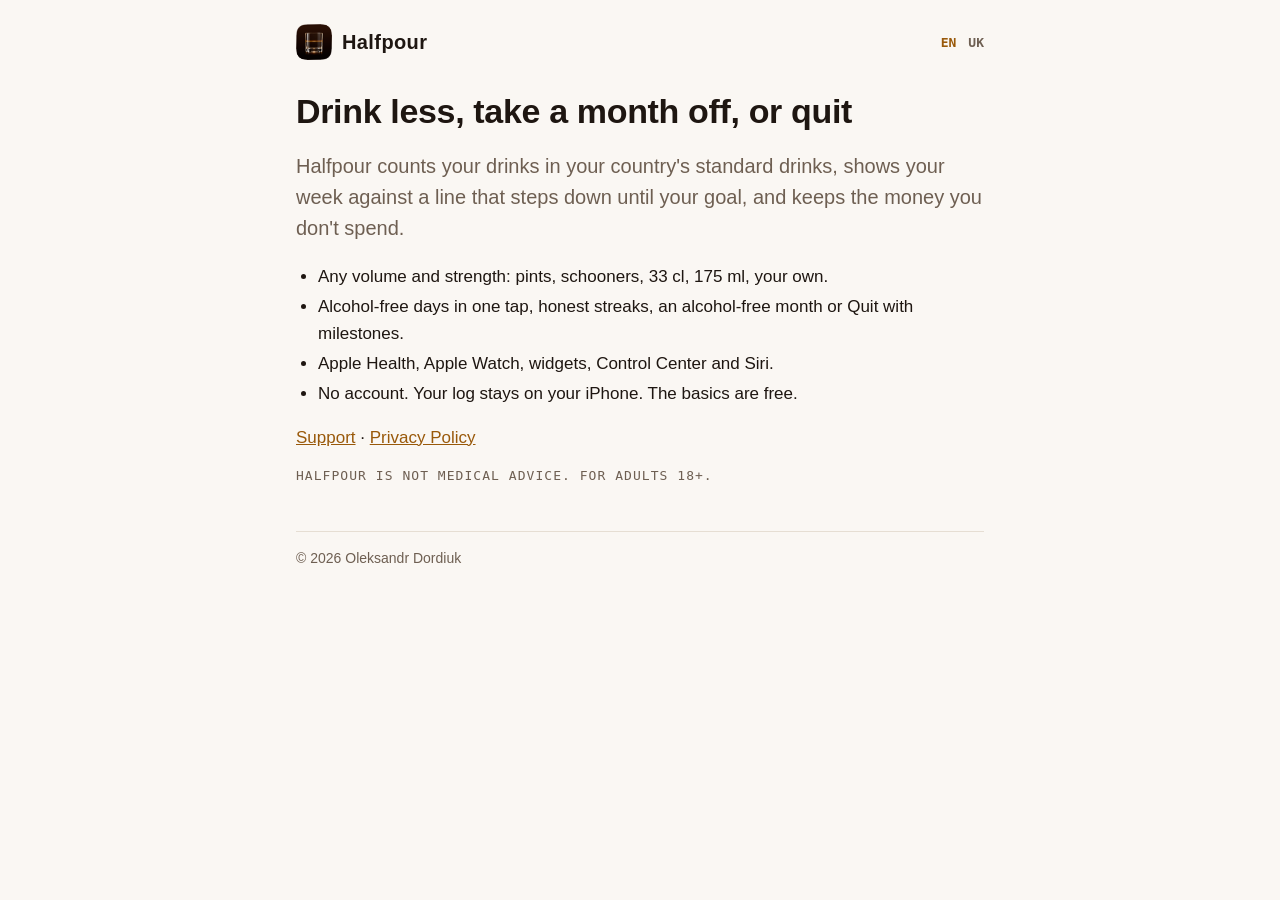
<file: index.html>
<!doctype html>
<html lang="en">
<head>
<meta charset="utf-8">
<meta name="viewport" content="width=device-width, initial-scale=1, viewport-fit=cover">
<title>Halfpour — Drink less, take a month off, or quit</title>
<meta name="description" content="Count drinks precisely in your country's standard drinks, see your week against your line, mark alcohol-free days and keep the money. No account.">
<link rel="stylesheet" href="assets/site.css">
<link rel="icon" href="assets/icon-64.png" type="image/png">
<link rel="apple-touch-icon" href="assets/apple-touch-icon.png">
</head>
<body>
<main>
<header><a class="brand" href="./"><img src="assets/icon-64.png" alt="">Halfpour</a><nav class="lang"><a href="./" aria-current="page">EN</a><a href="uk/">UK</a></nav></header>
<h1>Drink less, take a month off, or quit</h1>
<p class="lead">Halfpour counts your drinks in your country's standard drinks, shows your week against a line that steps down until your goal, and keeps the money you don't spend.</p>
<ul>
<li>Any volume and strength: pints, schooners, 33 cl, 175 ml, your own.</li>
<li>Alcohol-free days in one tap, honest streaks, an alcohol-free month or Quit with milestones.</li>
<li>Apple Health, Apple Watch, widgets, Control Center and Siri.</li>
<li>No account. Your log stays on your iPhone. The basics are free.</li>
</ul>
<p><a href="support/">Support</a> · <a href="privacy/">Privacy Policy</a></p>
<p class="meta">Halfpour is not medical advice. For adults 18+.</p>
<footer>© 2026 Oleksandr Dordiuk</footer>
</main>
</body>
</html>
</file>
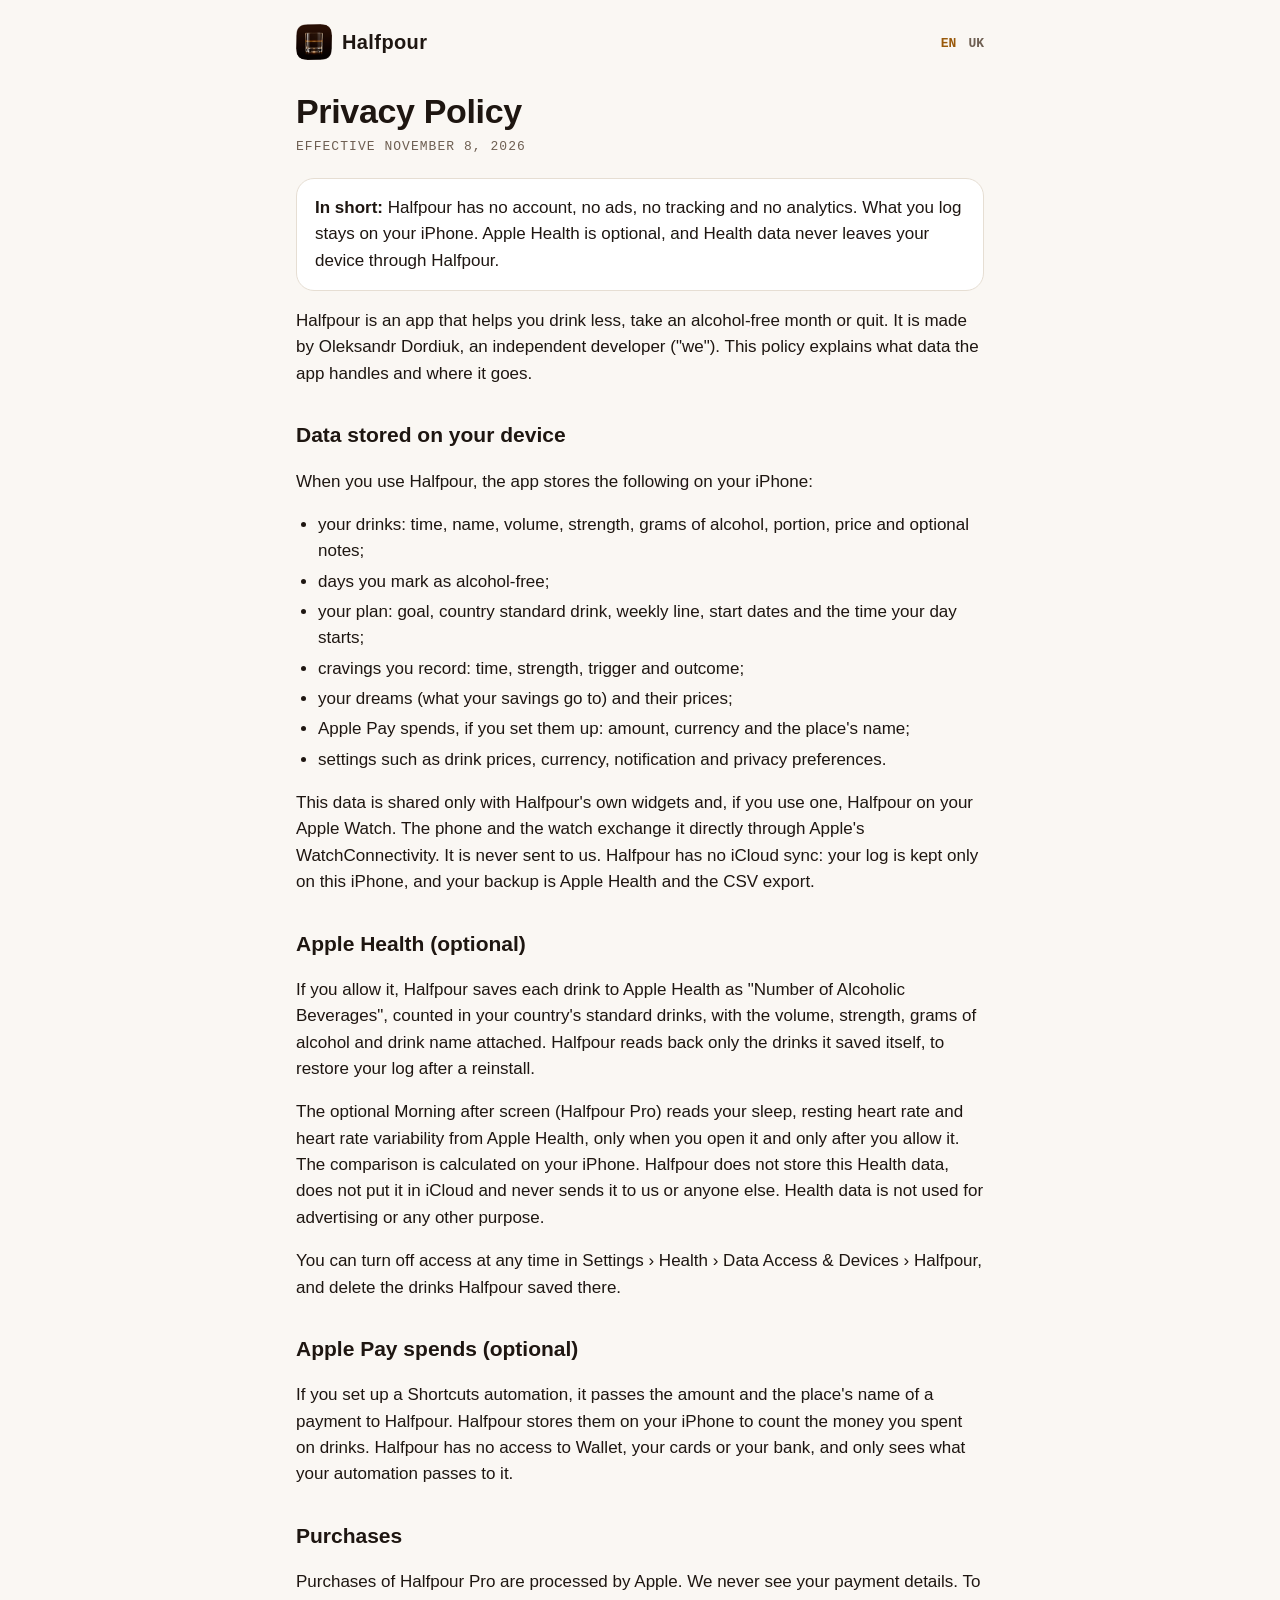
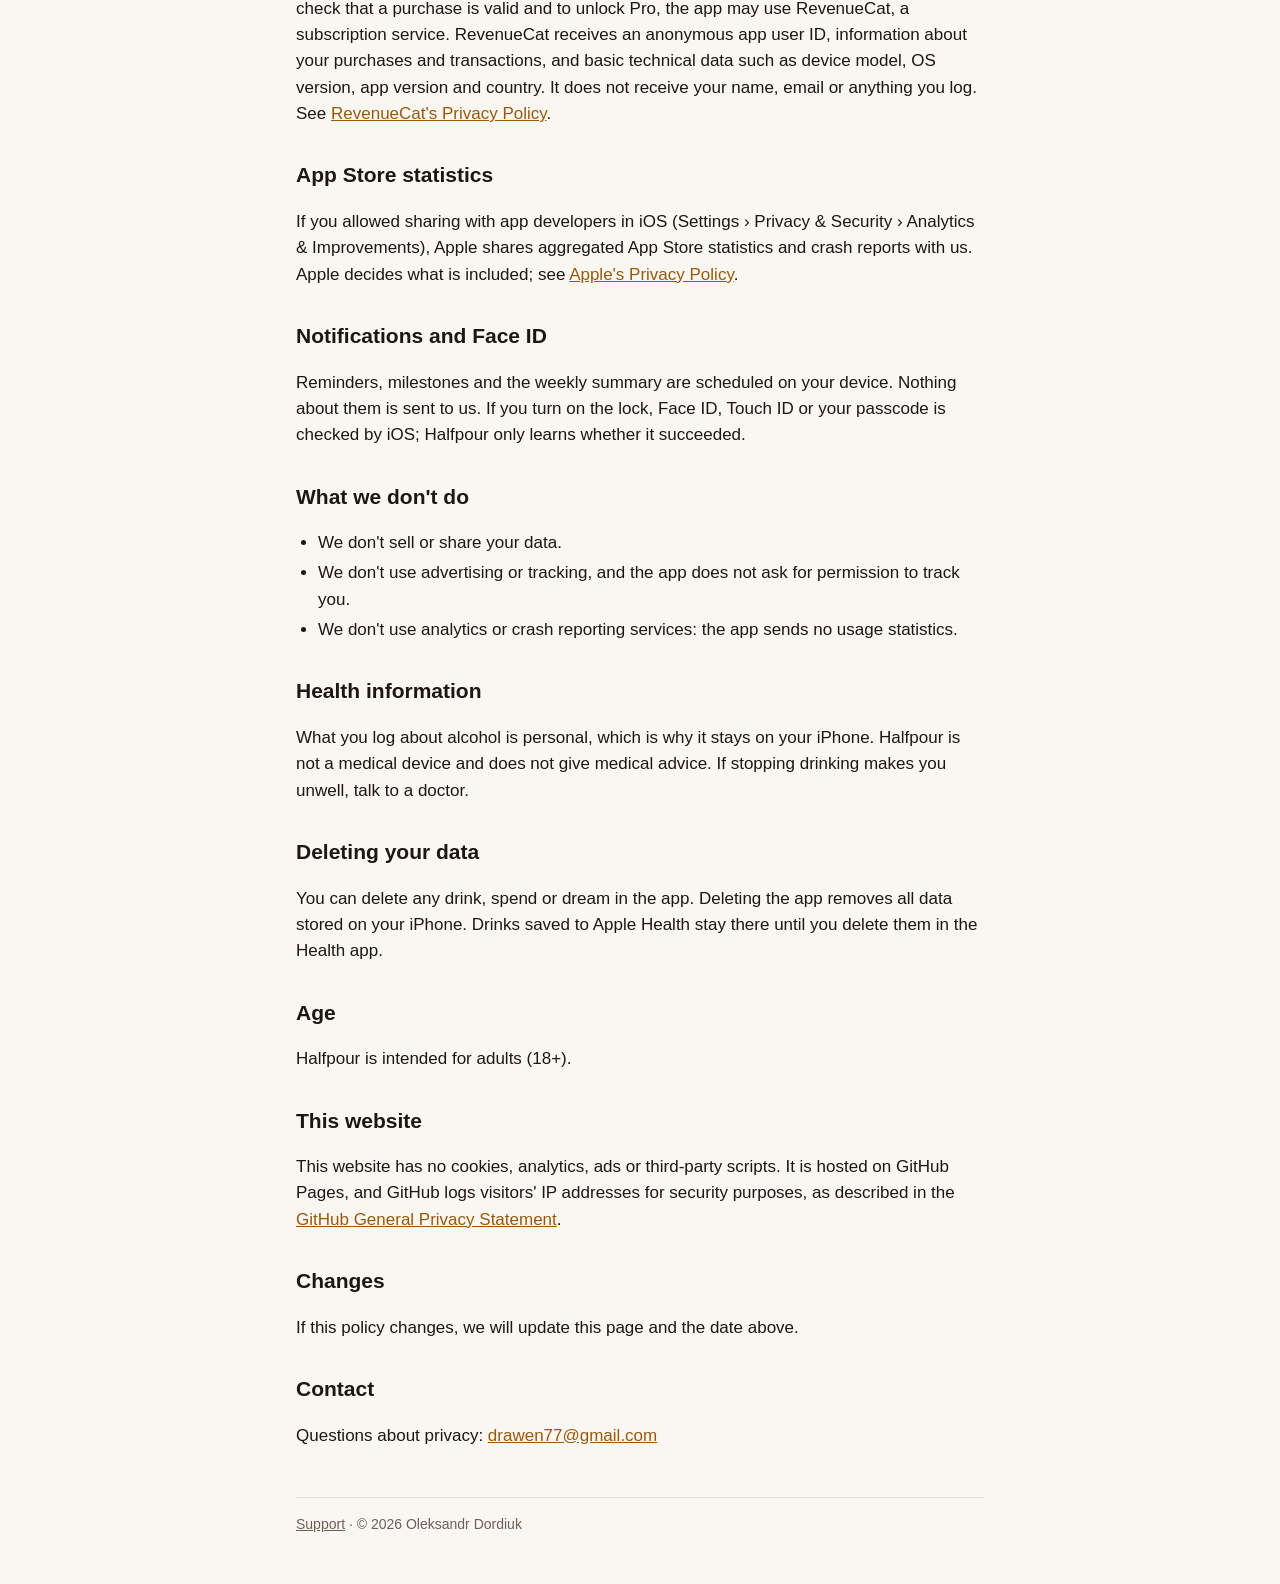
<file: privacy/index.html>
<!doctype html>
<html lang="en">
<head>
<meta charset="utf-8">
<meta name="viewport" content="width=device-width, initial-scale=1, viewport-fit=cover">
<title>Halfpour — Privacy Policy</title>
<meta name="description" content="Halfpour has no account, no ads, no tracking and no analytics. Your log stays on your iPhone.">
<link rel="stylesheet" href="../assets/site.css">
<link rel="icon" href="../assets/icon-64.png" type="image/png">
<link rel="apple-touch-icon" href="../assets/apple-touch-icon.png">
</head>
<body>
<main>
<header><a class="brand" href="../"><img src="../assets/icon-64.png" alt="">Halfpour</a><nav class="lang"><a href="./" aria-current="page">EN</a><a href="../uk/privacy/">UK</a></nav></header>
<h1>Privacy Policy</h1>
<p class="meta">Effective November 8, 2026</p>

<div class="card">
<strong>In short:</strong> Halfpour has no account, no ads, no tracking and no analytics. What you log stays on your iPhone. Apple Health is optional, and Health data never leaves your device through Halfpour.
</div>

<p>Halfpour is an app that helps you drink less, take an alcohol-free month or quit. It is made by Oleksandr Dordiuk, an independent developer ("we"). This policy explains what data the app handles and where it goes.</p>

<h2>Data stored on your device</h2>
<p>When you use Halfpour, the app stores the following on your iPhone:</p>
<ul>
<li>your drinks: time, name, volume, strength, grams of alcohol, portion, price and optional notes;</li>
<li>days you mark as alcohol-free;</li>
<li>your plan: goal, country standard drink, weekly line, start dates and the time your day starts;</li>
<li>cravings you record: time, strength, trigger and outcome;</li>
<li>your dreams (what your savings go to) and their prices;</li>
<li>Apple Pay spends, if you set them up: amount, currency and the place's name;</li>
<li>settings such as drink prices, currency, notification and privacy preferences.</li>
</ul>
<p>This data is shared only with Halfpour's own widgets and, if you use one, Halfpour on your Apple Watch. The phone and the watch exchange it directly through Apple's WatchConnectivity. It is never sent to us. Halfpour has no iCloud sync: your log is kept only on this iPhone, and your backup is Apple Health and the CSV export.</p>

<h2>Apple Health (optional)</h2>
<p>If you allow it, Halfpour saves each drink to Apple Health as "Number of Alcoholic Beverages", counted in your country's standard drinks, with the volume, strength, grams of alcohol and drink name attached. Halfpour reads back only the drinks it saved itself, to restore your log after a reinstall.</p>
<p>The optional Morning after screen (Halfpour Pro) reads your sleep, resting heart rate and heart rate variability from Apple Health, only when you open it and only after you allow it. The comparison is calculated on your iPhone. Halfpour does not store this Health data, does not put it in iCloud and never sends it to us or anyone else. Health data is not used for advertising or any other purpose.</p>
<p>You can turn off access at any time in Settings › Health › Data Access & Devices › Halfpour, and delete the drinks Halfpour saved there.</p>

<h2>Apple Pay spends (optional)</h2>
<p>If you set up a Shortcuts automation, it passes the amount and the place's name of a payment to Halfpour. Halfpour stores them on your iPhone to count the money you spent on drinks. Halfpour has no access to Wallet, your cards or your bank, and only sees what your automation passes to it.</p>

<h2>Purchases</h2>
<p>Purchases of Halfpour Pro are processed by Apple. We never see your payment details. To check that a purchase is valid and to unlock Pro, the app may use RevenueCat, a subscription service. RevenueCat receives an anonymous app user ID, information about your purchases and transactions, and basic technical data such as device model, OS version, app version and country. It does not receive your name, email or anything you log. See <a href="https://www.revenuecat.com/privacy/">RevenueCat's Privacy Policy</a>.</p>

<h2>App Store statistics</h2>
<p>If you allowed sharing with app developers in iOS (Settings › Privacy & Security › Analytics & Improvements), Apple shares aggregated App Store statistics and crash reports with us. Apple decides what is included; see <a href="https://www.apple.com/legal/privacy/">Apple's Privacy Policy</a>.</p>

<h2>Notifications and Face ID</h2>
<p>Reminders, milestones and the weekly summary are scheduled on your device. Nothing about them is sent to us. If you turn on the lock, Face ID, Touch ID or your passcode is checked by iOS; Halfpour only learns whether it succeeded.</p>

<h2>What we don't do</h2>
<ul>
<li>We don't sell or share your data.</li>
<li>We don't use advertising or tracking, and the app does not ask for permission to track you.</li>
<li>We don't use analytics or crash reporting services: the app sends no usage statistics.</li>
</ul>

<h2>Health information</h2>
<p>What you log about alcohol is personal, which is why it stays on your iPhone. Halfpour is not a medical device and does not give medical advice. If stopping drinking makes you unwell, talk to a doctor.</p>

<h2>Deleting your data</h2>
<p>You can delete any drink, spend or dream in the app. Deleting the app removes all data stored on your iPhone. Drinks saved to Apple Health stay there until you delete them in the Health app.</p>

<h2>Age</h2>
<p>Halfpour is intended for adults (18+).</p>

<h2>This website</h2>
<p>This website has no cookies, analytics, ads or third-party scripts. It is hosted on GitHub Pages, and GitHub logs visitors' IP addresses for security purposes, as described in the <a href="https://docs.github.com/en/site-policy/privacy-policies/github-general-privacy-statement">GitHub General Privacy Statement</a>.</p>

<h2>Changes</h2>
<p>If this policy changes, we will update this page and the date above.</p>

<h2>Contact</h2>
<p>Questions about privacy: <a href="mailto:drawen77@gmail.com">drawen77@gmail.com</a></p>

<footer><a href="../support/">Support</a> · © 2026 Oleksandr Dordiuk</footer>
</main>
</body>
</html>
</file>
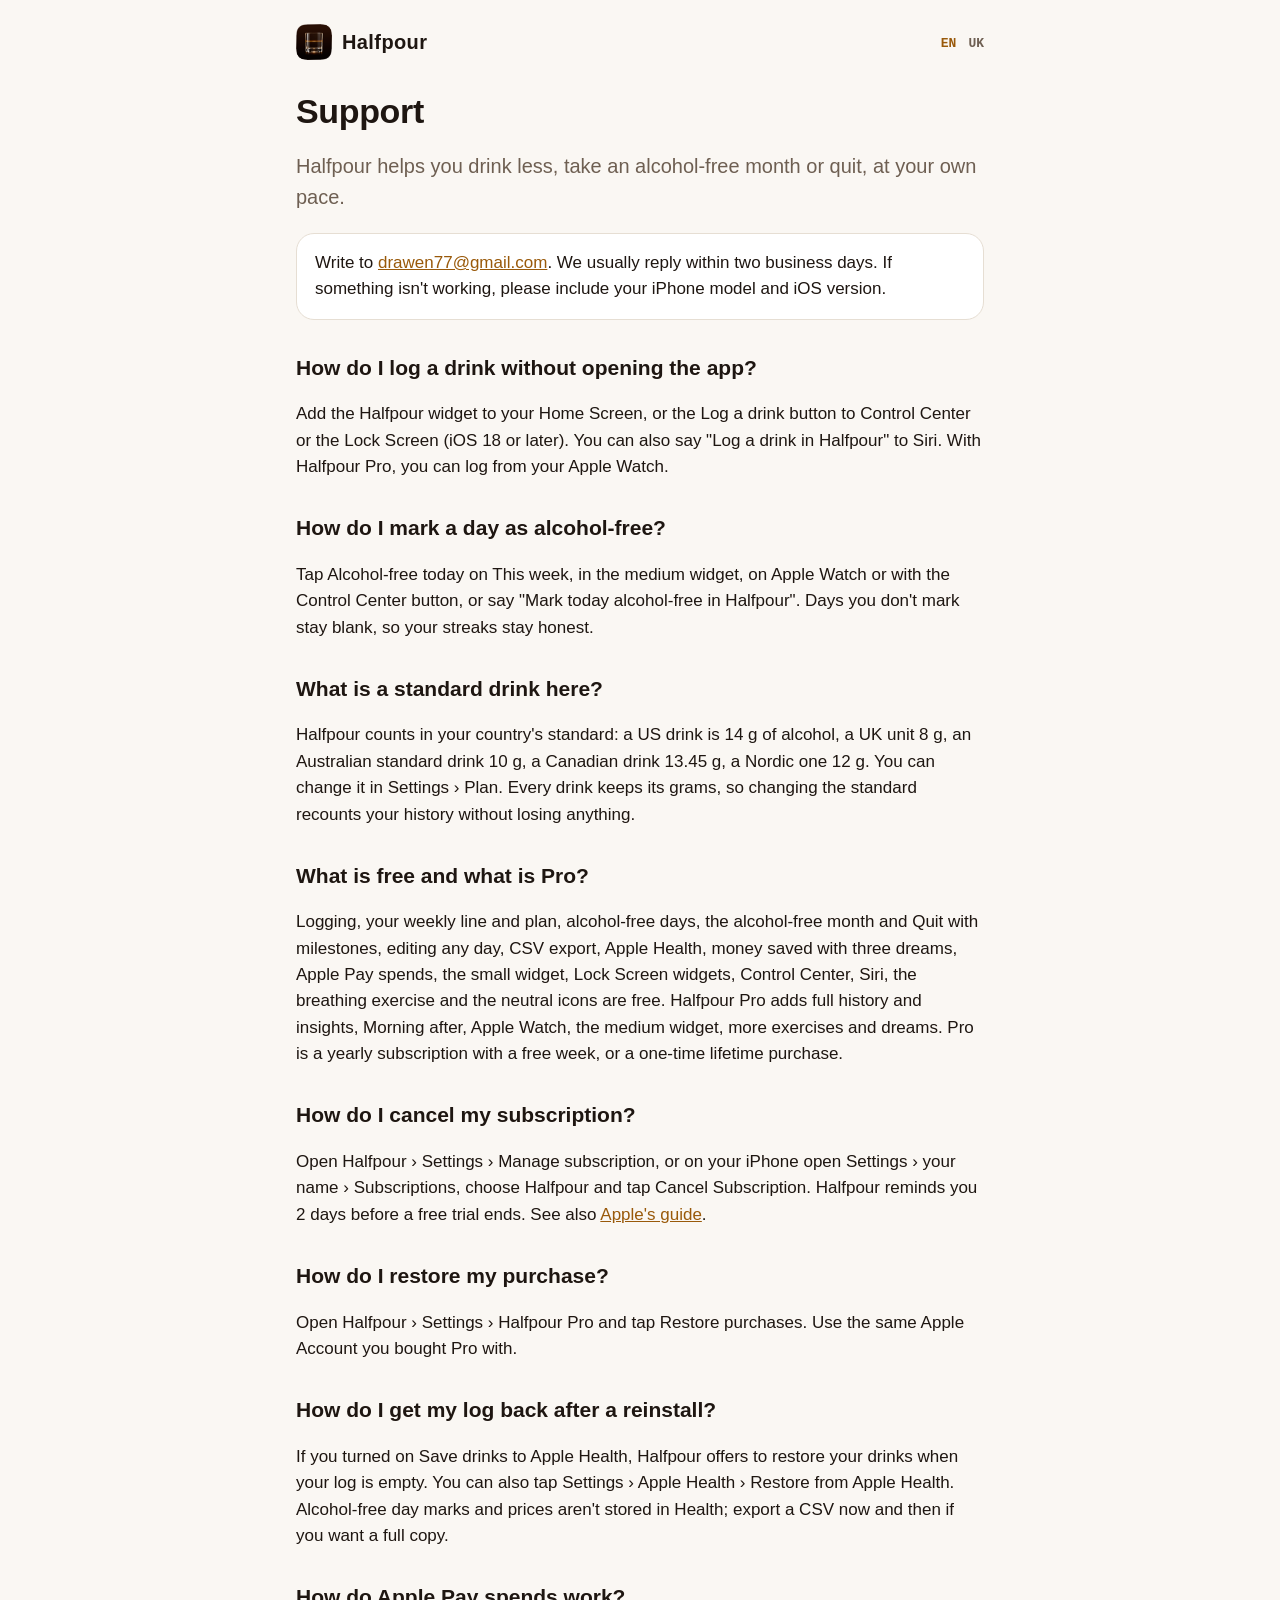
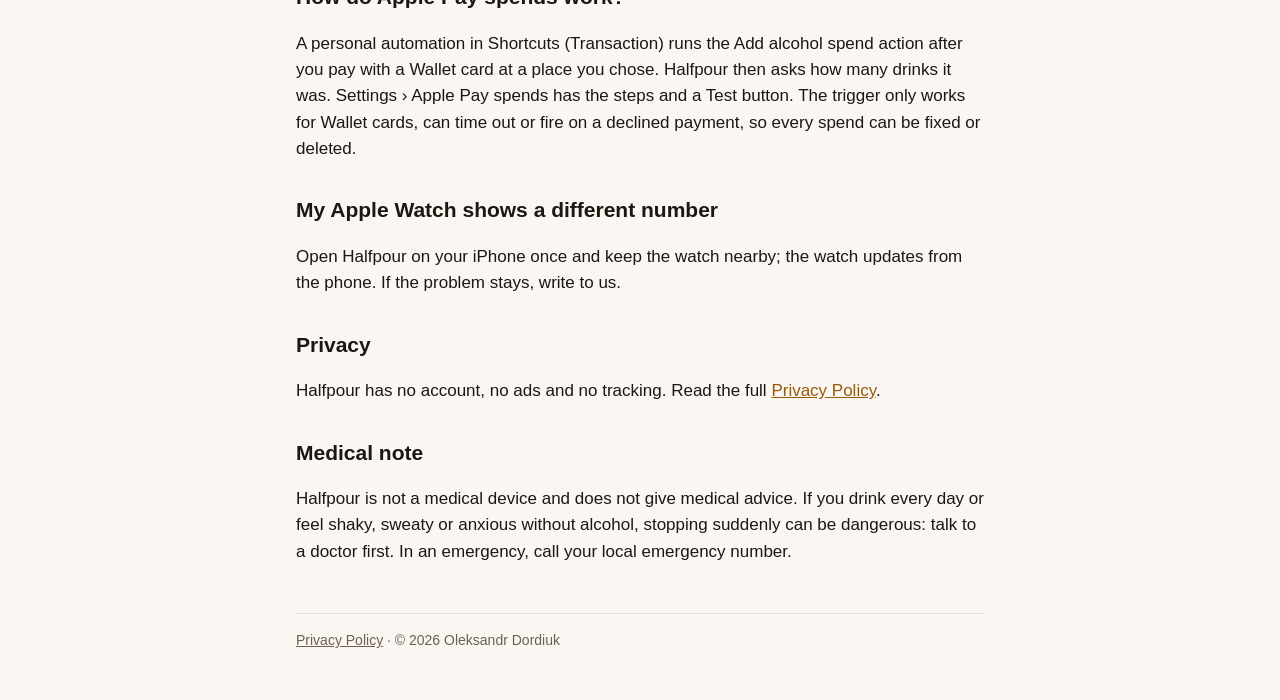
<file: support/index.html>
<!doctype html>
<html lang="en">
<head>
<meta charset="utf-8">
<meta name="viewport" content="width=device-width, initial-scale=1, viewport-fit=cover">
<title>Halfpour — Support</title>
<meta name="description" content="Help with Halfpour: logging, standard drinks, Apple Health, Apple Pay spends, Pro and subscriptions.">
<link rel="stylesheet" href="../assets/site.css">
<link rel="icon" href="../assets/icon-64.png" type="image/png">
<link rel="apple-touch-icon" href="../assets/apple-touch-icon.png">
</head>
<body>
<main>
<header><a class="brand" href="../"><img src="../assets/icon-64.png" alt="">Halfpour</a><nav class="lang"><a href="./" aria-current="page">EN</a><a href="../uk/support/">UK</a></nav></header>
<h1>Support</h1>
<p class="lead">Halfpour helps you drink less, take an alcohol-free month or quit, at your own pace.</p>

<div class="card">
Write to <a href="mailto:drawen77@gmail.com">drawen77@gmail.com</a>. We usually reply within two business days. If something isn't working, please include your iPhone model and iOS version.
</div>

<h2>How do I log a drink without opening the app?</h2>
<p>Add the Halfpour widget to your Home Screen, or the Log a drink button to Control Center or the Lock Screen (iOS 18 or later). You can also say "Log a drink in Halfpour" to Siri. With Halfpour Pro, you can log from your Apple Watch.</p>

<h2>How do I mark a day as alcohol-free?</h2>
<p>Tap Alcohol-free today on This week, in the medium widget, on Apple Watch or with the Control Center button, or say "Mark today alcohol-free in Halfpour". Days you don't mark stay blank, so your streaks stay honest.</p>

<h2>What is a standard drink here?</h2>
<p>Halfpour counts in your country's standard: a US drink is 14 g of alcohol, a UK unit 8 g, an Australian standard drink 10 g, a Canadian drink 13.45 g, a Nordic one 12 g. You can change it in Settings › Plan. Every drink keeps its grams, so changing the standard recounts your history without losing anything.</p>

<h2>What is free and what is Pro?</h2>
<p>Logging, your weekly line and plan, alcohol-free days, the alcohol-free month and Quit with milestones, editing any day, CSV export, Apple Health, money saved with three dreams, Apple Pay spends, the small widget, Lock Screen widgets, Control Center, Siri, the breathing exercise and the neutral icons are free. Halfpour Pro adds full history and insights, Morning after, Apple Watch, the medium widget, more exercises and dreams. Pro is a yearly subscription with a free week, or a one-time lifetime purchase.</p>

<h2>How do I cancel my subscription?</h2>
<p>Open Halfpour › Settings › Manage subscription, or on your iPhone open Settings › your name › Subscriptions, choose Halfpour and tap Cancel Subscription. Halfpour reminds you 2 days before a free trial ends. See also <a href="https://support.apple.com/118428">Apple's guide</a>.</p>

<h2>How do I restore my purchase?</h2>
<p>Open Halfpour › Settings › Halfpour Pro and tap Restore purchases. Use the same Apple Account you bought Pro with.</p>

<h2>How do I get my log back after a reinstall?</h2>
<p>If you turned on Save drinks to Apple Health, Halfpour offers to restore your drinks when your log is empty. You can also tap Settings › Apple Health › Restore from Apple Health. Alcohol-free day marks and prices aren't stored in Health; export a CSV now and then if you want a full copy.</p>

<h2>How do Apple Pay spends work?</h2>
<p>A personal automation in Shortcuts (Transaction) runs the Add alcohol spend action after you pay with a Wallet card at a place you chose. Halfpour then asks how many drinks it was. Settings › Apple Pay spends has the steps and a Test button. The trigger only works for Wallet cards, can time out or fire on a declined payment, so every spend can be fixed or deleted.</p>

<h2>My Apple Watch shows a different number</h2>
<p>Open Halfpour on your iPhone once and keep the watch nearby; the watch updates from the phone. If the problem stays, write to us.</p>

<h2>Privacy</h2>
<p>Halfpour has no account, no ads and no tracking. Read the full <a href="../privacy/">Privacy Policy</a>.</p>

<h2>Medical note</h2>
<p>Halfpour is not a medical device and does not give medical advice. If you drink every day or feel shaky, sweaty or anxious without alcohol, stopping suddenly can be dangerous: talk to a doctor first. In an emergency, call your local emergency number.</p>

<footer><a href="../privacy/">Privacy Policy</a> · © 2026 Oleksandr Dordiuk</footer>
</main>
</body>
</html>
</file>
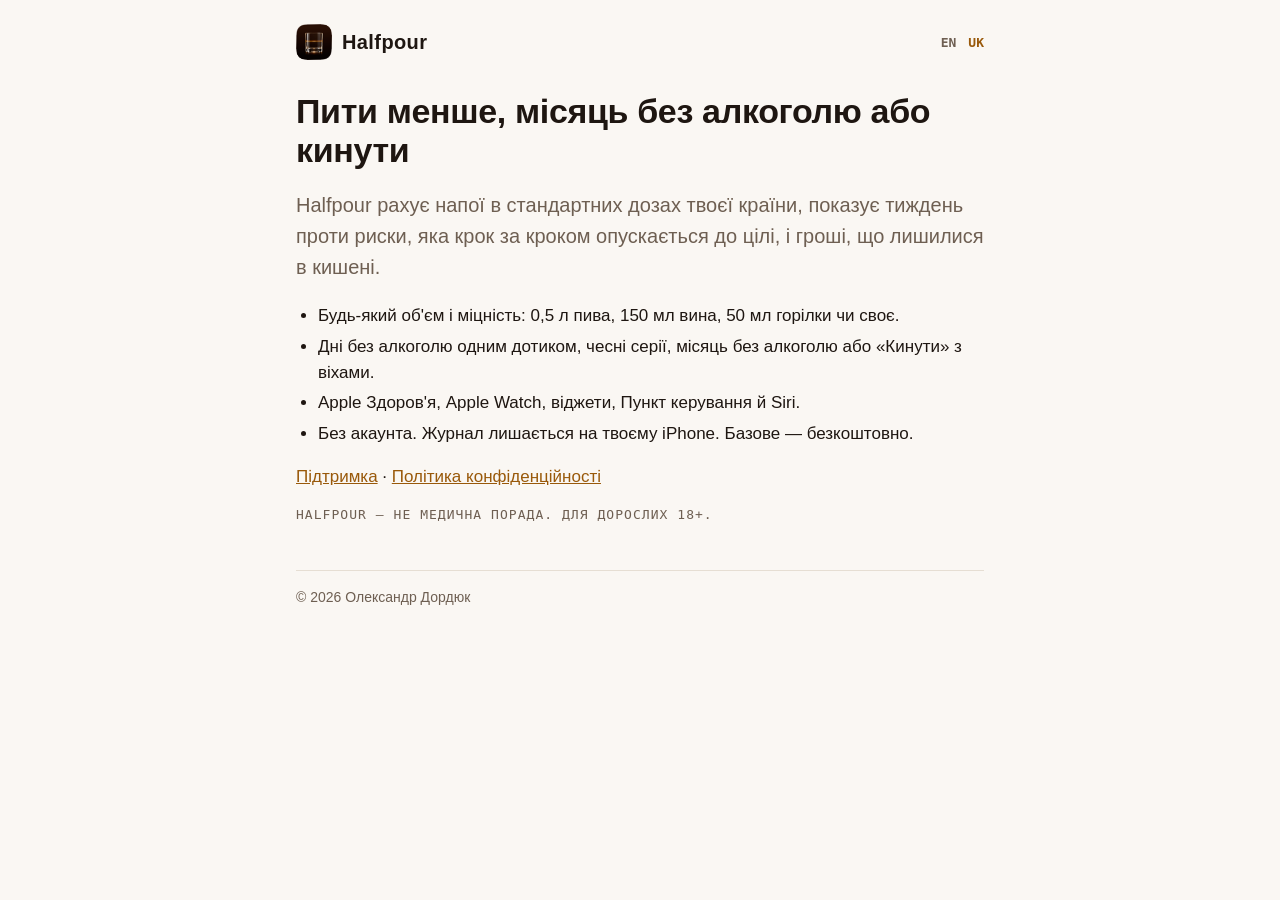
<file: uk/index.html>
<!doctype html>
<html lang="uk">
<head>
<meta charset="utf-8">
<meta name="viewport" content="width=device-width, initial-scale=1, viewport-fit=cover">
<title>Halfpour — пити менше, місяць без алкоголю або кинути</title>
<meta name="description" content="Точний облік напоїв у стандартних дозах твоєї країни, тиждень проти риски, дні без алкоголю й зекономлені гроші. Без акаунта.">
<link rel="stylesheet" href="../assets/site.css">
<link rel="icon" href="../assets/icon-64.png" type="image/png">
<link rel="apple-touch-icon" href="../assets/apple-touch-icon.png">
</head>
<body>
<main>
<header><a class="brand" href="./"><img src="../assets/icon-64.png" alt="">Halfpour</a><nav class="lang"><a href="../">EN</a><a href="./" aria-current="page">UK</a></nav></header>
<h1>Пити менше, місяць без алкоголю або кинути</h1>
<p class="lead">Halfpour рахує напої в стандартних дозах твоєї країни, показує тиждень проти риски, яка крок за кроком опускається до цілі, і гроші, що лишилися в кишені.</p>
<ul>
<li>Будь-який об'єм і міцність: 0,5 л пива, 150 мл вина, 50 мл горілки чи своє.</li>
<li>Дні без алкоголю одним дотиком, чесні серії, місяць без алкоголю або «Кинути» з віхами.</li>
<li>Apple Здоров'я, Apple Watch, віджети, Пункт керування й Siri.</li>
<li>Без акаунта. Журнал лишається на твоєму iPhone. Базове — безкоштовно.</li>
</ul>
<p><a href="support/">Підтримка</a> · <a href="privacy/">Політика конфіденційності</a></p>
<p class="meta">Halfpour — не медична порада. Для дорослих 18+.</p>
<footer>© 2026 Олександр Дордюк</footer>
</main>
</body>
</html>
</file>
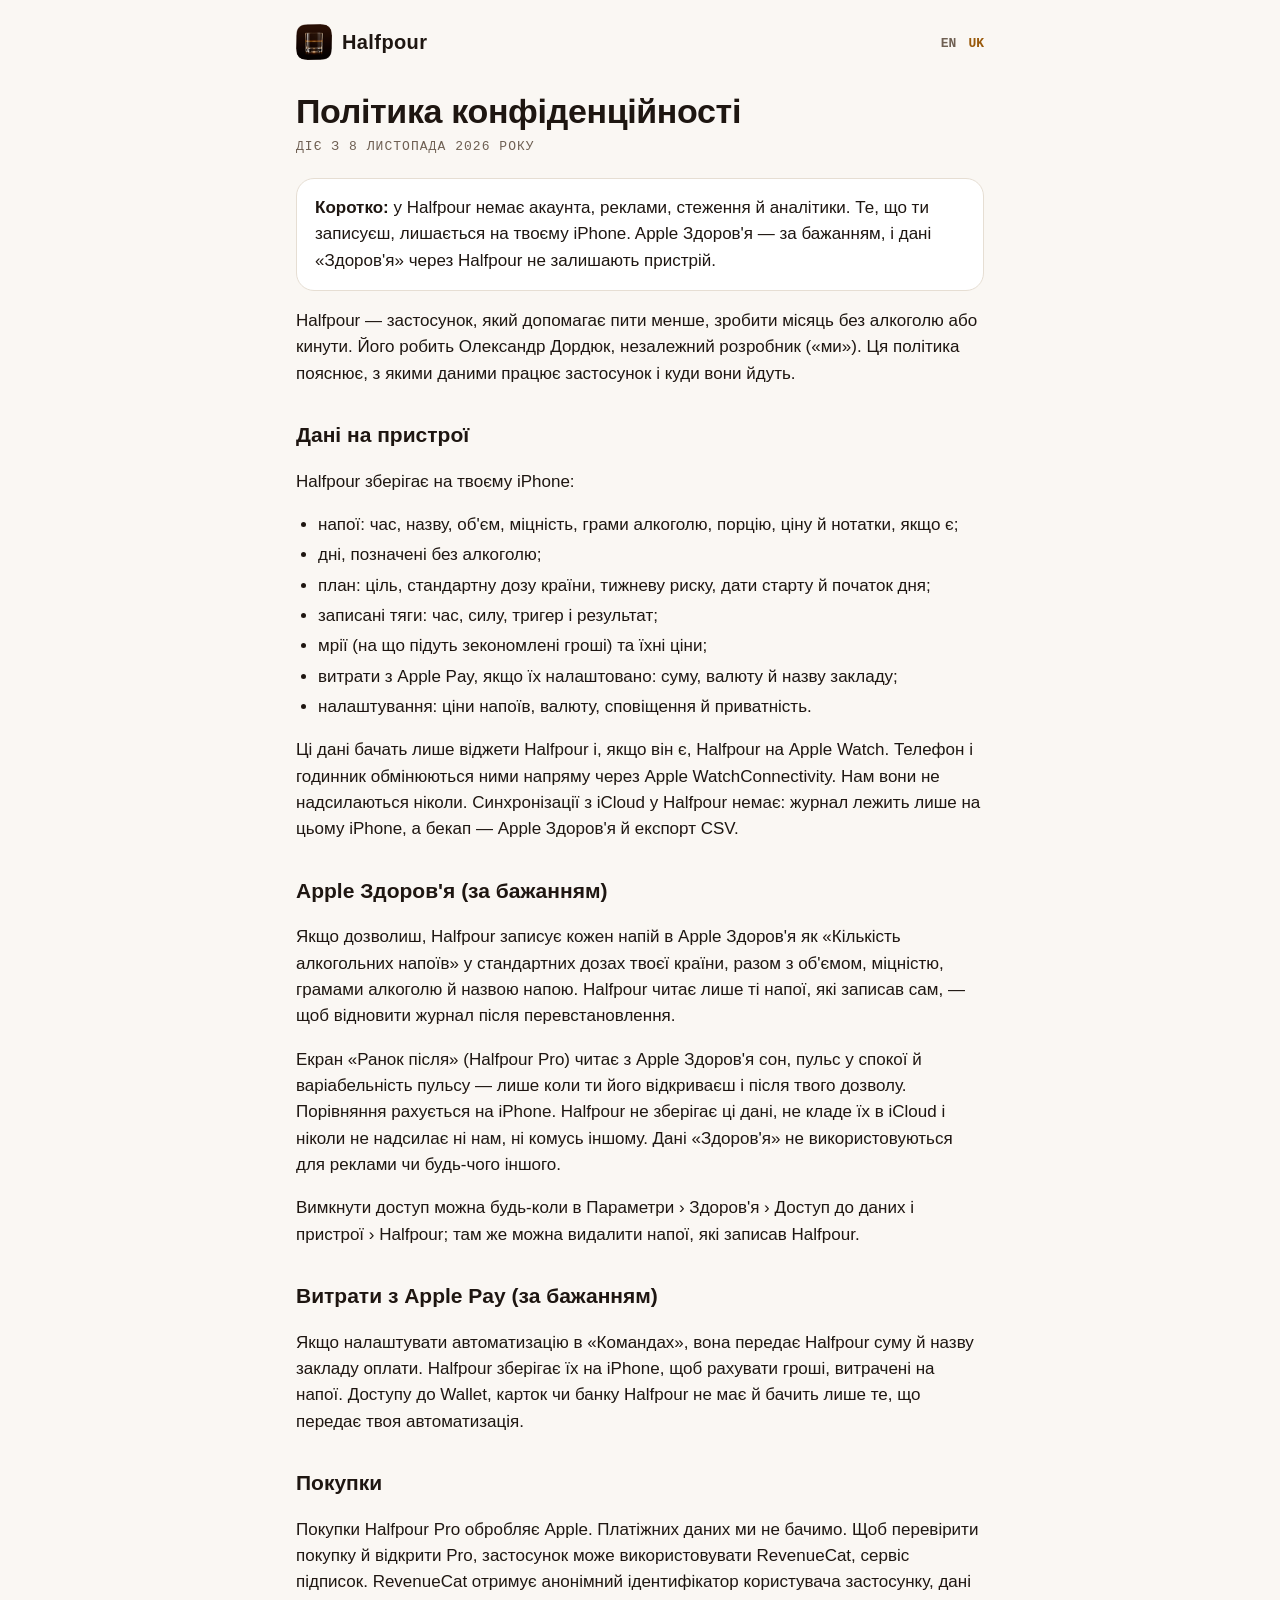
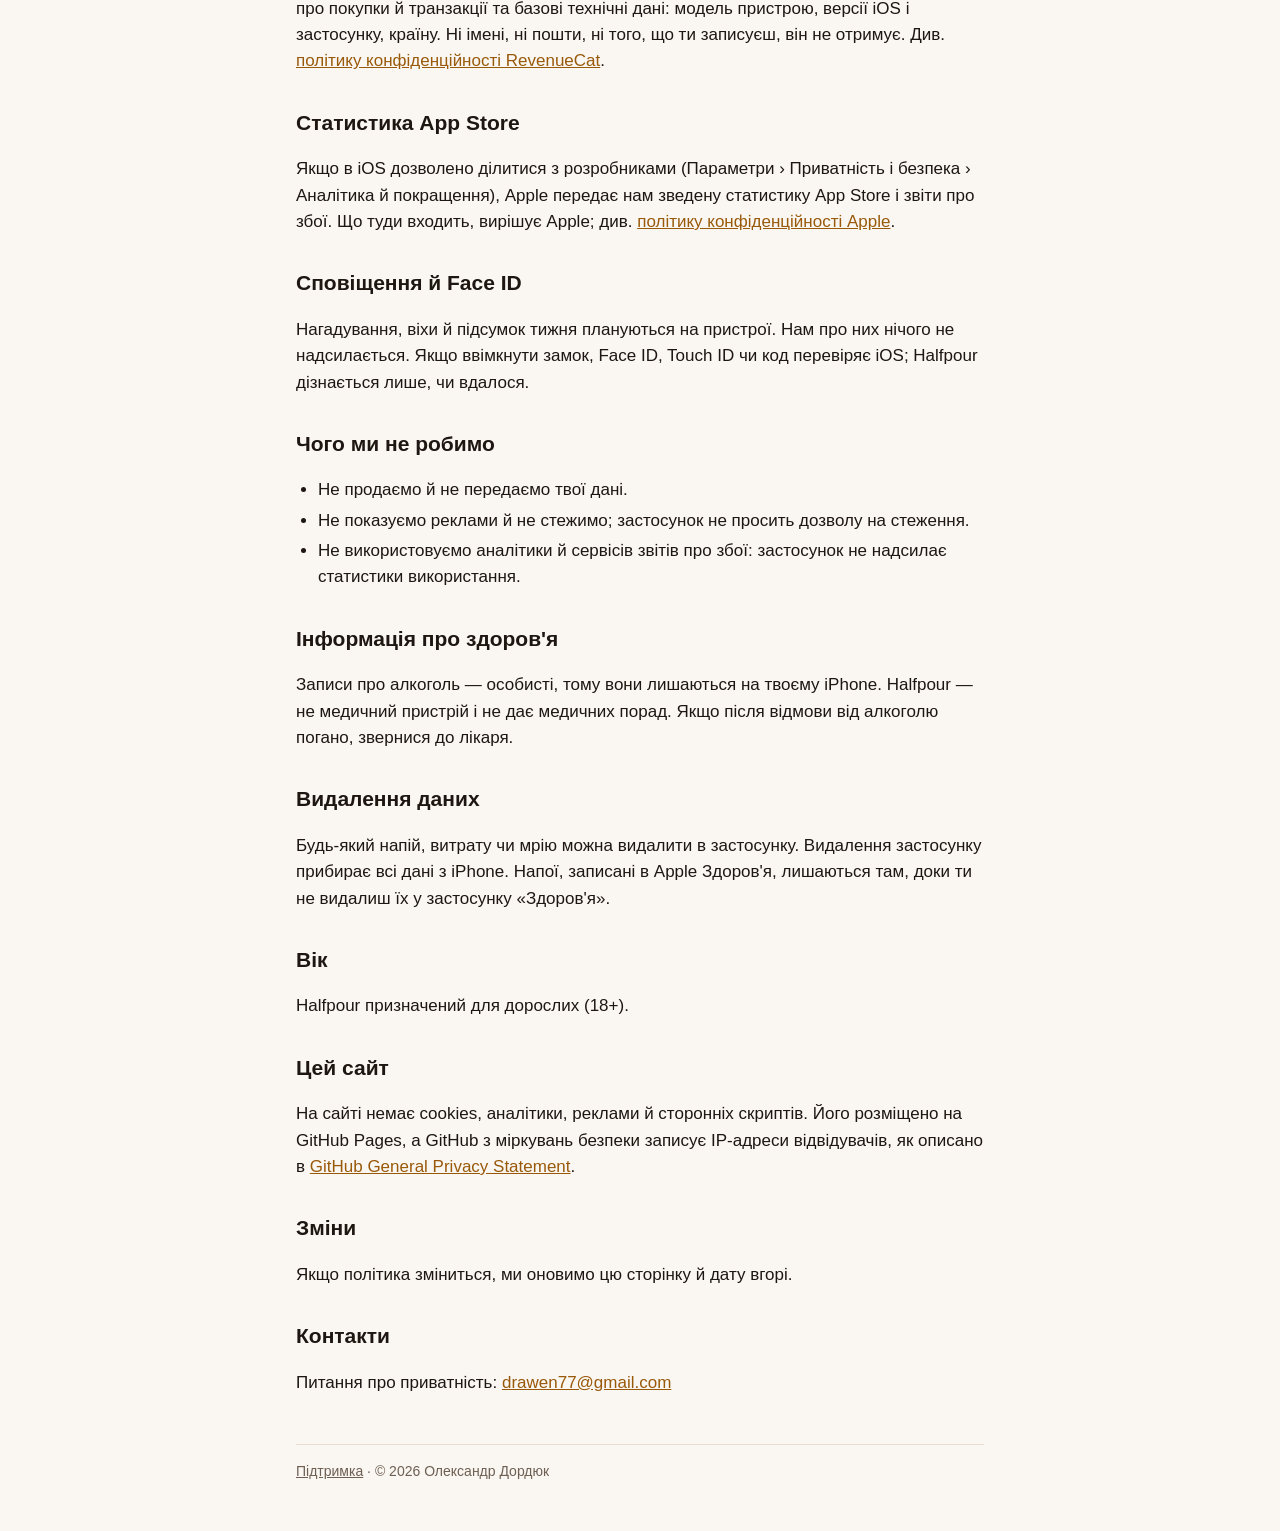
<file: uk/privacy/index.html>
<!doctype html>
<html lang="uk">
<head>
<meta charset="utf-8">
<meta name="viewport" content="width=device-width, initial-scale=1, viewport-fit=cover">
<title>Halfpour — Політика конфіденційності</title>
<meta name="description" content="У Halfpour немає акаунта, реклами, стеження й аналітики. Журнал лишається на твоєму iPhone.">
<link rel="stylesheet" href="../../assets/site.css">
<link rel="icon" href="../../assets/icon-64.png" type="image/png">
<link rel="apple-touch-icon" href="../../assets/apple-touch-icon.png">
</head>
<body>
<main>
<header><a class="brand" href="../"><img src="../../assets/icon-64.png" alt="">Halfpour</a><nav class="lang"><a href="../../privacy/">EN</a><a href="./" aria-current="page">UK</a></nav></header>
<h1>Політика конфіденційності</h1>
<p class="meta">Діє з 8 листопада 2026 року</p>

<div class="card">
<strong>Коротко:</strong> у Halfpour немає акаунта, реклами, стеження й аналітики. Те, що ти записуєш, лишається на твоєму iPhone. Apple Здоров'я — за бажанням, і дані «Здоров'я» через Halfpour не залишають пристрій.
</div>

<p>Halfpour — застосунок, який допомагає пити менше, зробити місяць без алкоголю або кинути. Його робить Олександр Дордюк, незалежний розробник («ми»). Ця політика пояснює, з якими даними працює застосунок і куди вони йдуть.</p>

<h2>Дані на пристрої</h2>
<p>Halfpour зберігає на твоєму iPhone:</p>
<ul>
<li>напої: час, назву, об'єм, міцність, грами алкоголю, порцію, ціну й нотатки, якщо є;</li>
<li>дні, позначені без алкоголю;</li>
<li>план: ціль, стандартну дозу країни, тижневу риску, дати старту й початок дня;</li>
<li>записані тяги: час, силу, тригер і результат;</li>
<li>мрії (на що підуть зекономлені гроші) та їхні ціни;</li>
<li>витрати з Apple Pay, якщо їх налаштовано: суму, валюту й назву закладу;</li>
<li>налаштування: ціни напоїв, валюту, сповіщення й приватність.</li>
</ul>
<p>Ці дані бачать лише віджети Halfpour і, якщо він є, Halfpour на Apple Watch. Телефон і годинник обмінюються ними напряму через Apple WatchConnectivity. Нам вони не надсилаються ніколи. Синхронізації з iCloud у Halfpour немає: журнал лежить лише на цьому iPhone, а бекап — Apple Здоров'я й експорт CSV.</p>

<h2>Apple Здоров'я (за бажанням)</h2>
<p>Якщо дозволиш, Halfpour записує кожен напій в Apple Здоров'я як «Кількість алкогольних напоїв» у стандартних дозах твоєї країни, разом з об'ємом, міцністю, грамами алкоголю й назвою напою. Halfpour читає лише ті напої, які записав сам, — щоб відновити журнал після перевстановлення.</p>
<p>Екран «Ранок після» (Halfpour Pro) читає з Apple Здоров'я сон, пульс у спокої й варіабельність пульсу — лише коли ти його відкриваєш і після твого дозволу. Порівняння рахується на iPhone. Halfpour не зберігає ці дані, не кладе їх в iCloud і ніколи не надсилає ні нам, ні комусь іншому. Дані «Здоров'я» не використовуються для реклами чи будь-чого іншого.</p>
<p>Вимкнути доступ можна будь-коли в Параметри › Здоров'я › Доступ до даних і пристрої › Halfpour; там же можна видалити напої, які записав Halfpour.</p>

<h2>Витрати з Apple Pay (за бажанням)</h2>
<p>Якщо налаштувати автоматизацію в «Командах», вона передає Halfpour суму й назву закладу оплати. Halfpour зберігає їх на iPhone, щоб рахувати гроші, витрачені на напої. Доступу до Wallet, карток чи банку Halfpour не має й бачить лише те, що передає твоя автоматизація.</p>

<h2>Покупки</h2>
<p>Покупки Halfpour Pro обробляє Apple. Платіжних даних ми не бачимо. Щоб перевірити покупку й відкрити Pro, застосунок може використовувати RevenueCat, сервіс підписок. RevenueCat отримує анонімний ідентифікатор користувача застосунку, дані про покупки й транзакції та базові технічні дані: модель пристрою, версії iOS і застосунку, країну. Ні імені, ні пошти, ні того, що ти записуєш, він не отримує. Див. <a href="https://www.revenuecat.com/privacy/">політику конфіденційності RevenueCat</a>.</p>

<h2>Статистика App Store</h2>
<p>Якщо в iOS дозволено ділитися з розробниками (Параметри › Приватність і безпека › Аналітика й покращення), Apple передає нам зведену статистику App Store і звіти про збої. Що туди входить, вирішує Apple; див. <a href="https://www.apple.com/legal/privacy/">політику конфіденційності Apple</a>.</p>

<h2>Сповіщення й Face ID</h2>
<p>Нагадування, віхи й підсумок тижня плануються на пристрої. Нам про них нічого не надсилається. Якщо ввімкнути замок, Face ID, Touch ID чи код перевіряє iOS; Halfpour дізнається лише, чи вдалося.</p>

<h2>Чого ми не робимо</h2>
<ul>
<li>Не продаємо й не передаємо твої дані.</li>
<li>Не показуємо реклами й не стежимо; застосунок не просить дозволу на стеження.</li>
<li>Не використовуємо аналітики й сервісів звітів про збої: застосунок не надсилає статистики використання.</li>
</ul>

<h2>Інформація про здоров'я</h2>
<p>Записи про алкоголь — особисті, тому вони лишаються на твоєму iPhone. Halfpour — не медичний пристрій і не дає медичних порад. Якщо після відмови від алкоголю погано, звернися до лікаря.</p>

<h2>Видалення даних</h2>
<p>Будь-який напій, витрату чи мрію можна видалити в застосунку. Видалення застосунку прибирає всі дані з iPhone. Напої, записані в Apple Здоров'я, лишаються там, доки ти не видалиш їх у застосунку «Здоров'я».</p>

<h2>Вік</h2>
<p>Halfpour призначений для дорослих (18+).</p>

<h2>Цей сайт</h2>
<p>На сайті немає cookies, аналітики, реклами й сторонніх скриптів. Його розміщено на GitHub Pages, а GitHub з міркувань безпеки записує IP-адреси відвідувачів, як описано в <a href="https://docs.github.com/en/site-policy/privacy-policies/github-general-privacy-statement">GitHub General Privacy Statement</a>.</p>

<h2>Зміни</h2>
<p>Якщо політика зміниться, ми оновимо цю сторінку й дату вгорі.</p>

<h2>Контакти</h2>
<p>Питання про приватність: <a href="mailto:drawen77@gmail.com">drawen77@gmail.com</a></p>

<footer><a href="../support/">Підтримка</a> · © 2026 Олександр Дордюк</footer>
</main>
</body>
</html>
</file>
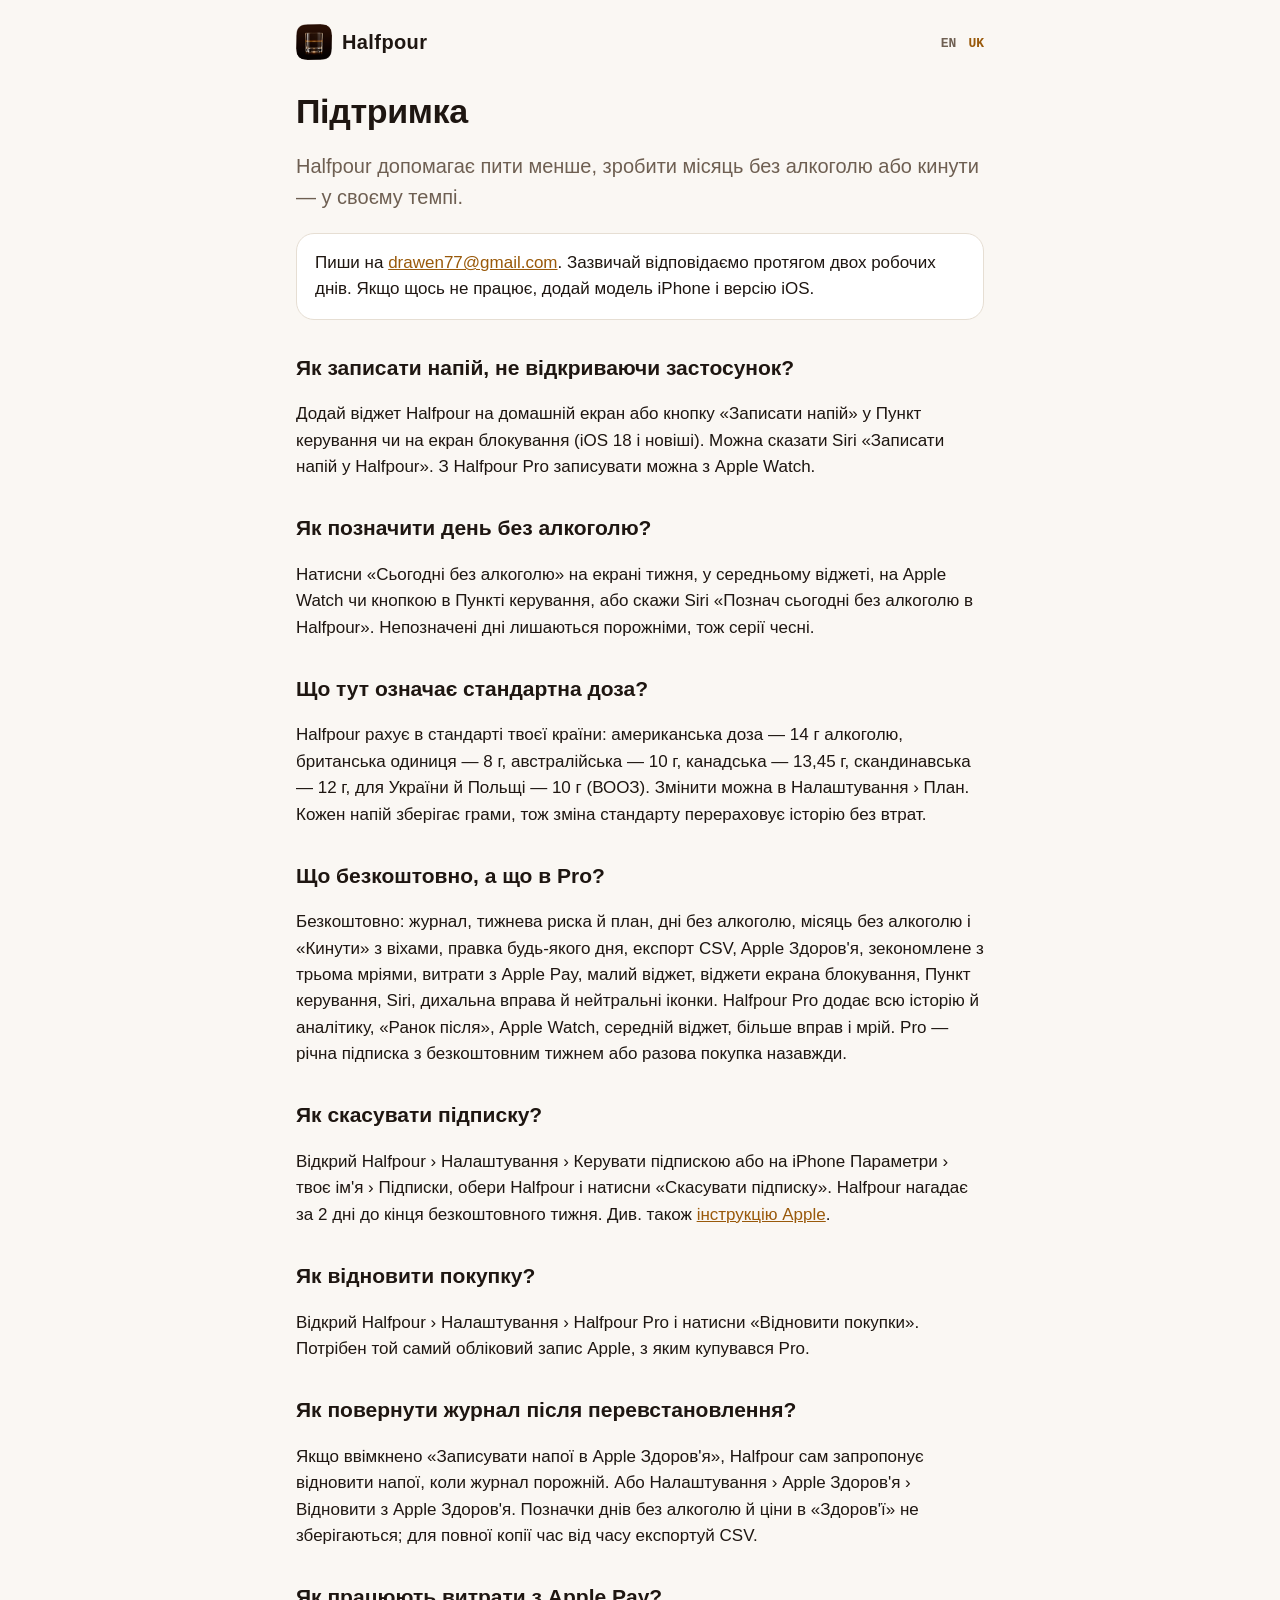
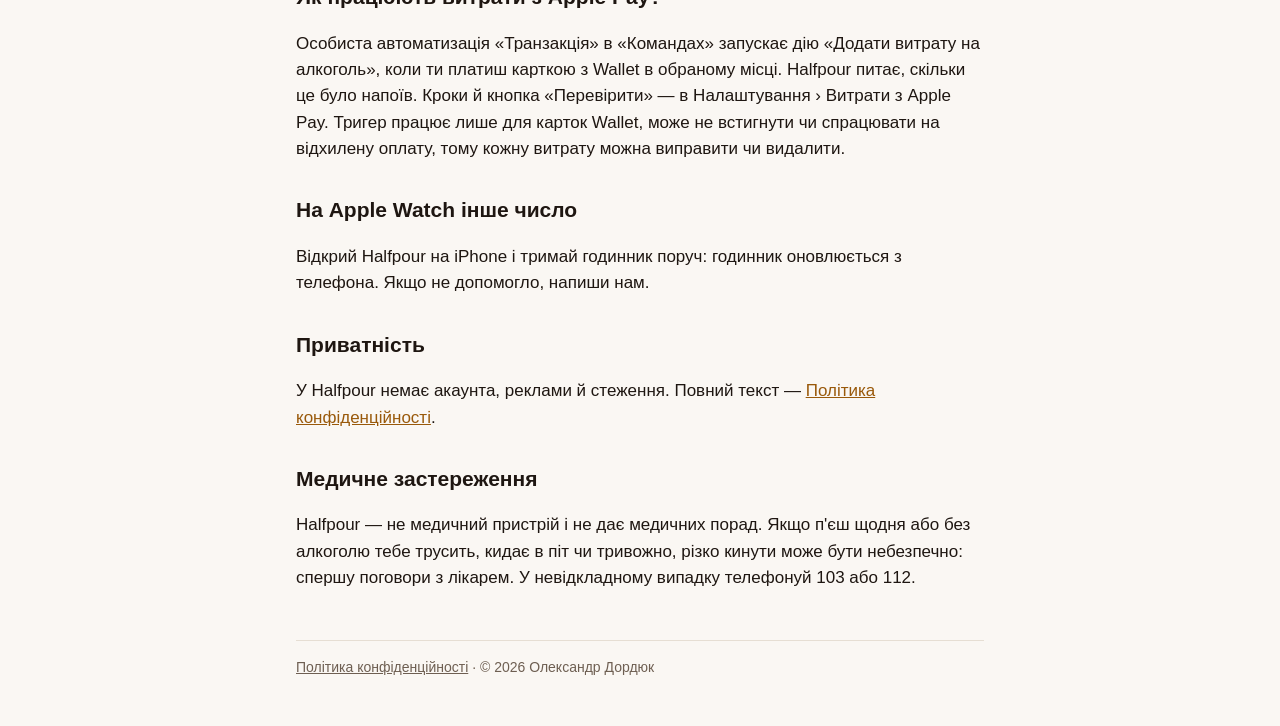
<file: uk/support/index.html>
<!doctype html>
<html lang="uk">
<head>
<meta charset="utf-8">
<meta name="viewport" content="width=device-width, initial-scale=1, viewport-fit=cover">
<title>Halfpour — Підтримка</title>
<meta name="description" content="Допомога з Halfpour: записи, стандартні дози, Apple Здоров'я, витрати з Apple Pay, Pro й підписка.">
<link rel="stylesheet" href="../../assets/site.css">
<link rel="icon" href="../../assets/icon-64.png" type="image/png">
<link rel="apple-touch-icon" href="../../assets/apple-touch-icon.png">
</head>
<body>
<main>
<header><a class="brand" href="../"><img src="../../assets/icon-64.png" alt="">Halfpour</a><nav class="lang"><a href="../../support/">EN</a><a href="./" aria-current="page">UK</a></nav></header>
<h1>Підтримка</h1>
<p class="lead">Halfpour допомагає пити менше, зробити місяць без алкоголю або кинути — у своєму темпі.</p>

<div class="card">
Пиши на <a href="mailto:drawen77@gmail.com">drawen77@gmail.com</a>. Зазвичай відповідаємо протягом двох робочих днів. Якщо щось не працює, додай модель iPhone і версію iOS.
</div>

<h2>Як записати напій, не відкриваючи застосунок?</h2>
<p>Додай віджет Halfpour на домашній екран або кнопку «Записати напій» у Пункт керування чи на екран блокування (iOS 18 і новіші). Можна сказати Siri «Записати напій у Halfpour». З Halfpour Pro записувати можна з Apple Watch.</p>

<h2>Як позначити день без алкоголю?</h2>
<p>Натисни «Сьогодні без алкоголю» на екрані тижня, у середньому віджеті, на Apple Watch чи кнопкою в Пункті керування, або скажи Siri «Познач сьогодні без алкоголю в Halfpour». Непозначені дні лишаються порожніми, тож серії чесні.</p>

<h2>Що тут означає стандартна доза?</h2>
<p>Halfpour рахує в стандарті твоєї країни: американська доза — 14 г алкоголю, британська одиниця — 8 г, австралійська — 10 г, канадська — 13,45 г, скандинавська — 12 г, для України й Польщі — 10 г (ВООЗ). Змінити можна в Налаштування › План. Кожен напій зберігає грами, тож зміна стандарту перераховує історію без втрат.</p>

<h2>Що безкоштовно, а що в Pro?</h2>
<p>Безкоштовно: журнал, тижнева риска й план, дні без алкоголю, місяць без алкоголю і «Кинути» з віхами, правка будь-якого дня, експорт CSV, Apple Здоров'я, зекономлене з трьома мріями, витрати з Apple Pay, малий віджет, віджети екрана блокування, Пункт керування, Siri, дихальна вправа й нейтральні іконки. Halfpour Pro додає всю історію й аналітику, «Ранок після», Apple Watch, середній віджет, більше вправ і мрій. Pro — річна підписка з безкоштовним тижнем або разова покупка назавжди.</p>

<h2>Як скасувати підписку?</h2>
<p>Відкрий Halfpour › Налаштування › Керувати підпискою або на iPhone Параметри › твоє ім'я › Підписки, обери Halfpour і натисни «Скасувати підписку». Halfpour нагадає за 2 дні до кінця безкоштовного тижня. Див. також <a href="https://support.apple.com/uk-ua/118428">інструкцію Apple</a>.</p>

<h2>Як відновити покупку?</h2>
<p>Відкрий Halfpour › Налаштування › Halfpour Pro і натисни «Відновити покупки». Потрібен той самий обліковий запис Apple, з яким купувався Pro.</p>

<h2>Як повернути журнал після перевстановлення?</h2>
<p>Якщо ввімкнено «Записувати напої в Apple Здоров'я», Halfpour сам запропонує відновити напої, коли журнал порожній. Або Налаштування › Apple Здоров'я › Відновити з Apple Здоров'я. Позначки днів без алкоголю й ціни в «Здоров'ї» не зберігаються; для повної копії час від часу експортуй CSV.</p>

<h2>Як працюють витрати з Apple Pay?</h2>
<p>Особиста автоматизація «Транзакція» в «Командах» запускає дію «Додати витрату на алкоголь», коли ти платиш карткою з Wallet в обраному місці. Halfpour питає, скільки це було напоїв. Кроки й кнопка «Перевірити» — в Налаштування › Витрати з Apple Pay. Тригер працює лише для карток Wallet, може не встигнути чи спрацювати на відхилену оплату, тому кожну витрату можна виправити чи видалити.</p>

<h2>На Apple Watch інше число</h2>
<p>Відкрий Halfpour на iPhone і тримай годинник поруч: годинник оновлюється з телефона. Якщо не допомогло, напиши нам.</p>

<h2>Приватність</h2>
<p>У Halfpour немає акаунта, реклами й стеження. Повний текст — <a href="../privacy/">Політика конфіденційності</a>.</p>

<h2>Медичне застереження</h2>
<p>Halfpour — не медичний пристрій і не дає медичних порад. Якщо п'єш щодня або без алкоголю тебе трусить, кидає в піт чи тривожно, різко кинути може бути небезпечно: спершу поговори з лікарем. У невідкладному випадку телефонуй 103 або 112.</p>

<footer><a href="../privacy/">Політика конфіденційності</a> · © 2026 Олександр Дордюк</footer>
</main>
</body>
</html>
</file>
<file: assets/site.css>
/* Halfpour site: палітра Pour Line (Palette.swift), системні шрифти, світла й темна теми. */
:root {
  --bg: #FAF7F3;
  --surface: #FFFFFF;
  --text: #1E1611;
  --muted: #6E5F52;
  --line: #E6DED3;
  --amber: #E8A23A;
  --amber-text: #99590A;
}
@media (prefers-color-scheme: dark) {
  :root {
    --bg: #16100D;
    --surface: #1F1612;
    --text: #F2E6D2;
    --muted: #AA977F;
    --line: #3A2E26;
    --amber-text: #F0B04F;
  }
}
* { box-sizing: border-box; }
html { -webkit-text-size-adjust: 100%; }
body {
  margin: 0;
  background: var(--bg);
  color: var(--text);
  font: 17px/1.55 -apple-system, BlinkMacSystemFont, "Segoe UI", Roboto, Helvetica, Arial, sans-serif;
}
main { max-width: 720px; margin: 0 auto; padding: 24px 16px 48px; }
header { display: flex; align-items: center; justify-content: space-between; gap: 12px; margin-bottom: 32px; }
.brand { display: flex; align-items: center; gap: 10px; color: var(--text); text-decoration: none; font-weight: 700; font-size: 20px; letter-spacing: 0.02em; }
.brand img { width: 36px; height: 36px; border-radius: 9px; }
.lang a { color: var(--muted); text-decoration: none; font: 600 13px ui-monospace, "SF Mono", Menlo, monospace; margin-left: 12px; }
.lang a[aria-current] { color: var(--amber-text); }
h1 { font-size: 34px; line-height: 1.15; margin: 0 0 8px; font-stretch: expanded; letter-spacing: -0.01em; }
h2 { font-size: 21px; margin: 32px 0 8px; }
a { color: var(--amber-text); }
.meta { color: var(--muted); font: 13px ui-monospace, "SF Mono", Menlo, monospace; text-transform: uppercase; letter-spacing: 0.08em; margin: 0 0 24px; }
.card { background: var(--surface); border: 1px solid var(--line); border-radius: 18px; padding: 16px 18px; margin: 16px 0; }
.lead { font-size: 20px; color: var(--muted); }
.cta { display: inline-block; background: var(--amber); color: #1E1611; font-weight: 700; text-decoration: none; padding: 12px 20px; border-radius: 14px; margin: 8px 0; }
ul { padding-left: 22px; }
li { margin: 4px 0; }
footer { margin-top: 48px; padding-top: 16px; border-top: 1px solid var(--line); color: var(--muted); font-size: 14px; }
footer a { color: var(--muted); }
</file>
